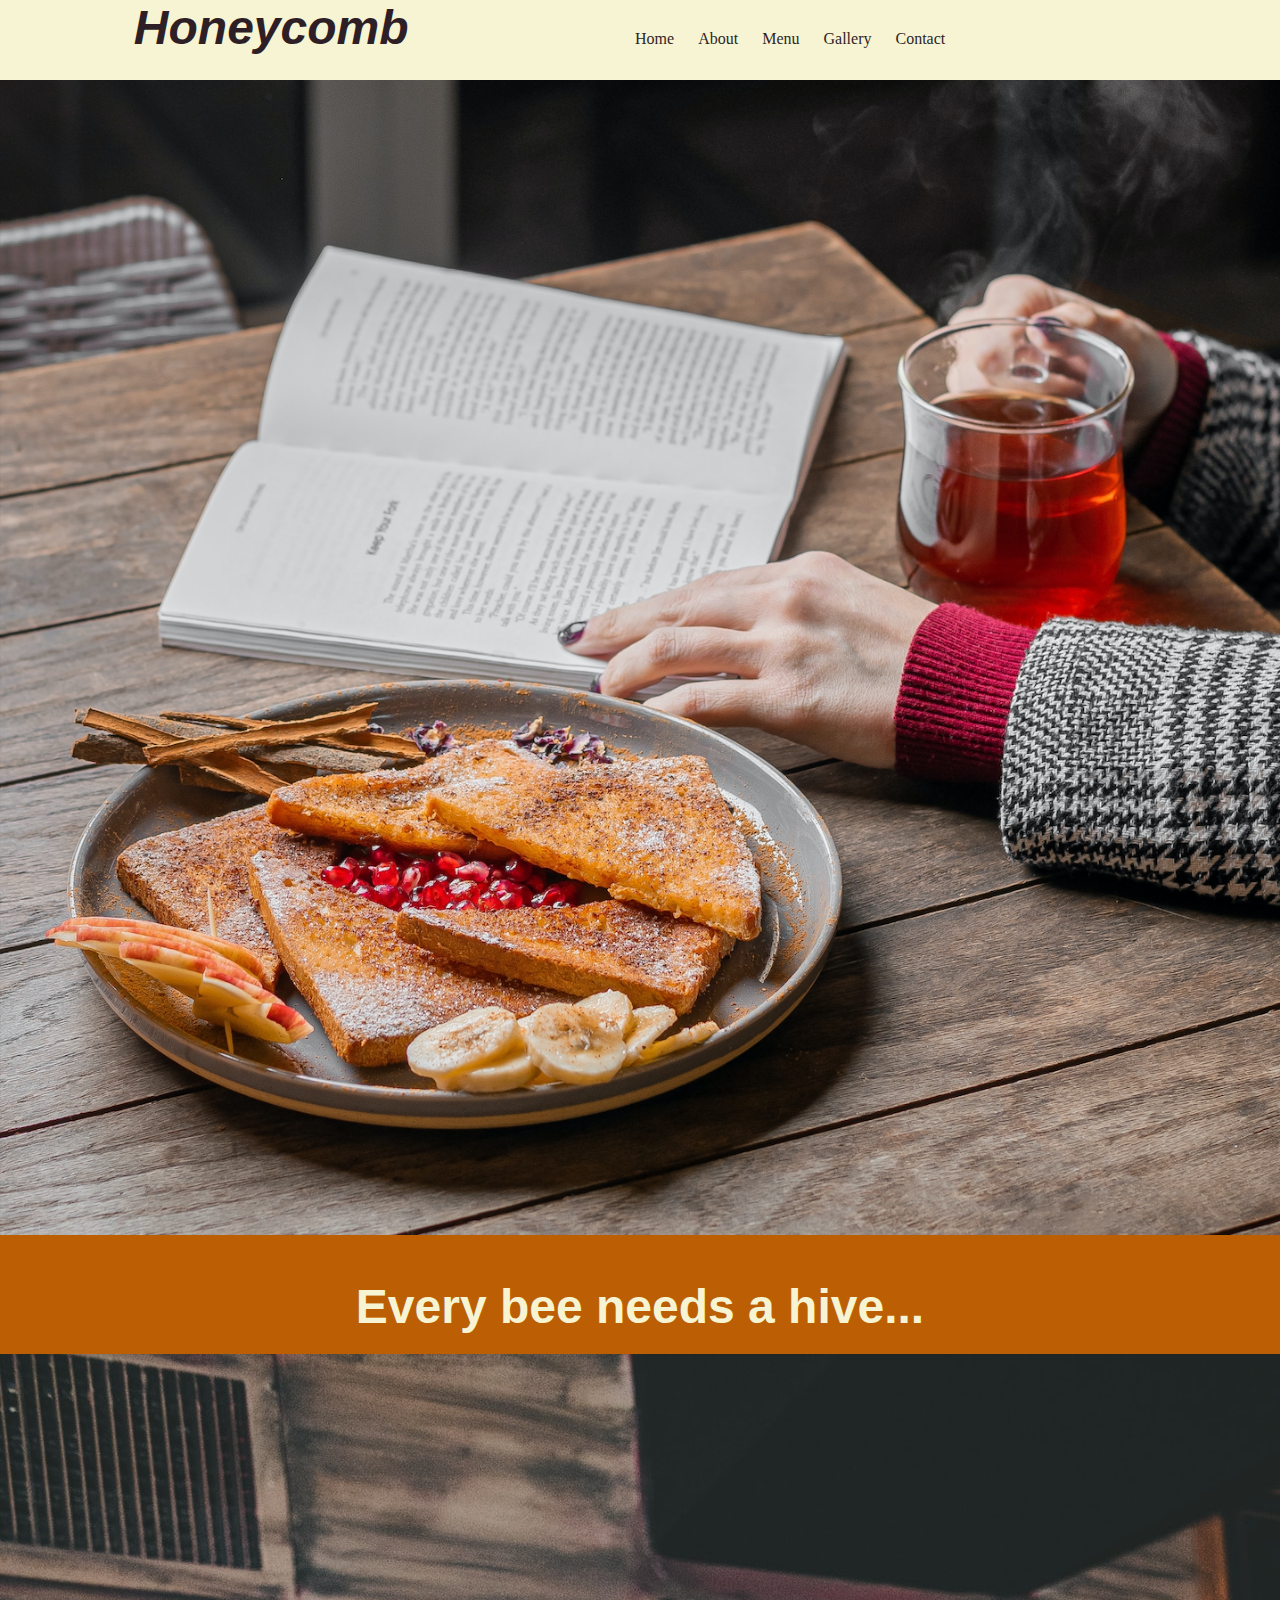
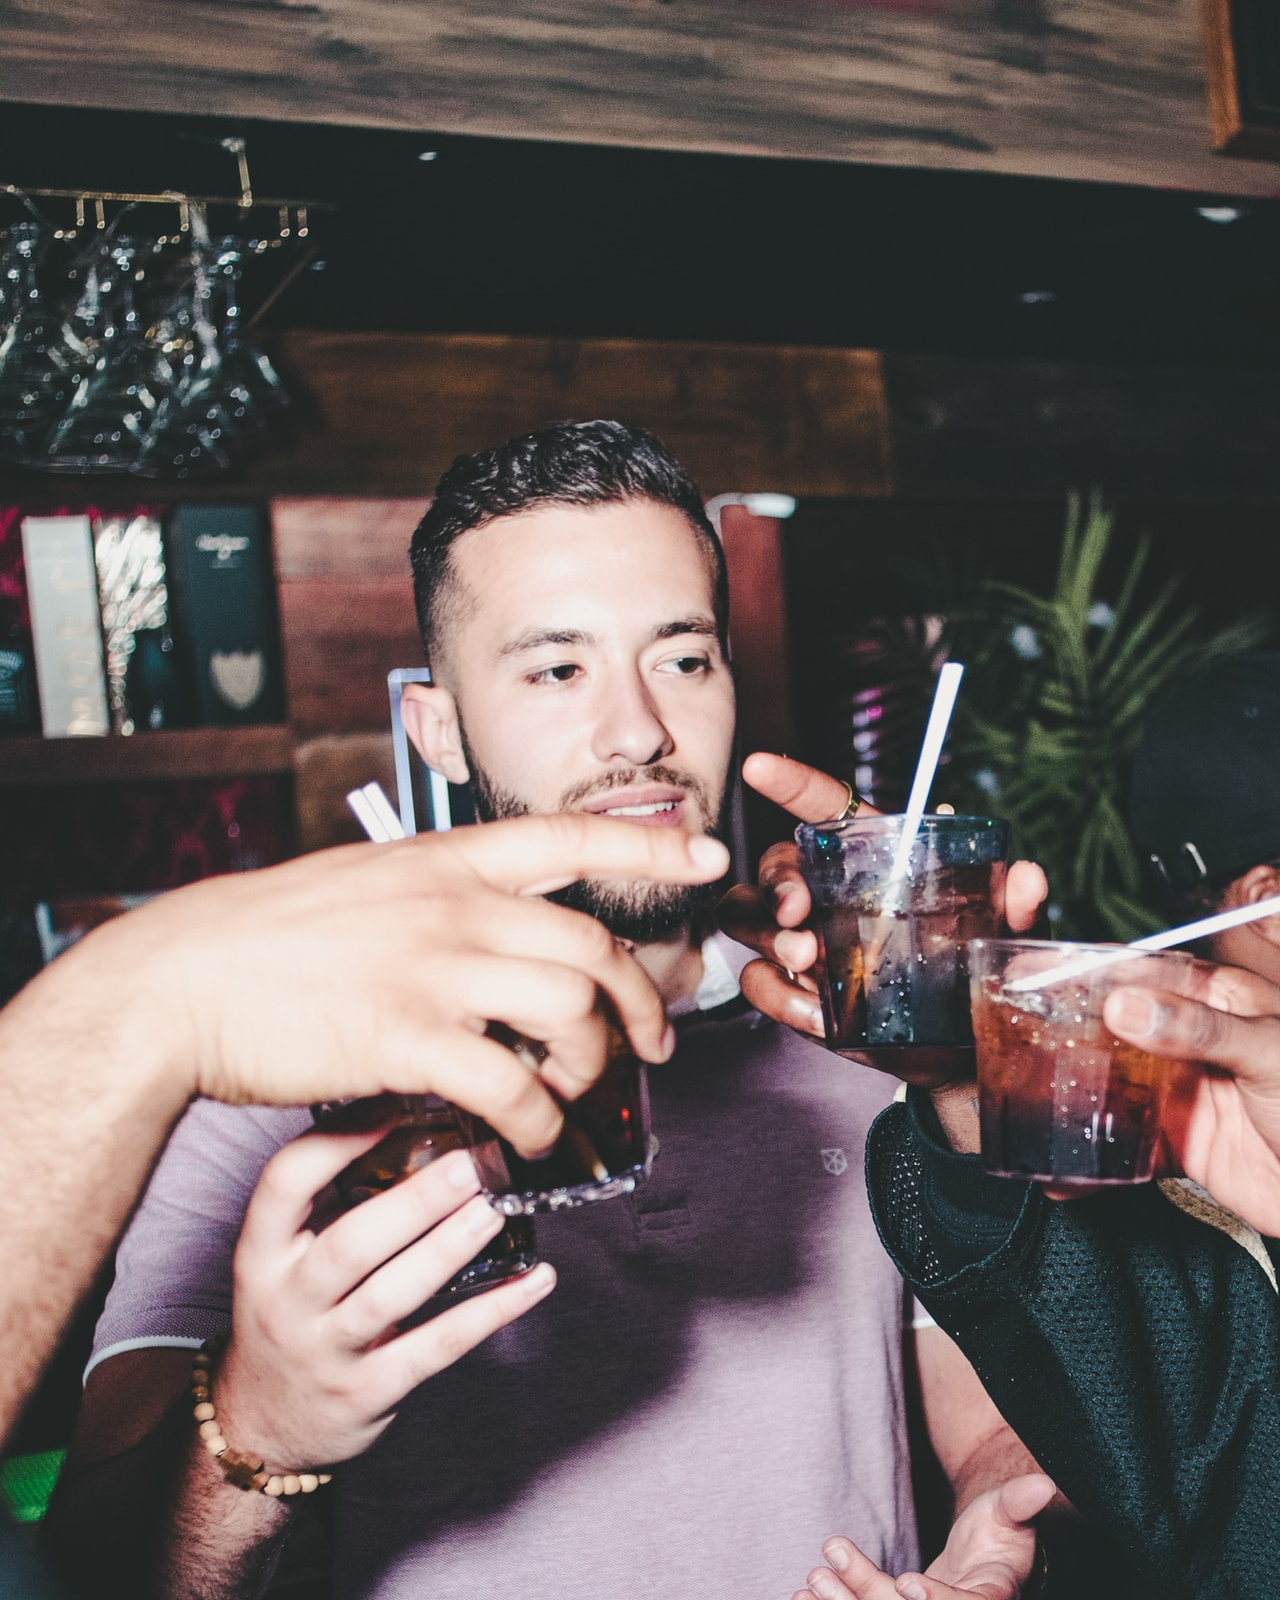
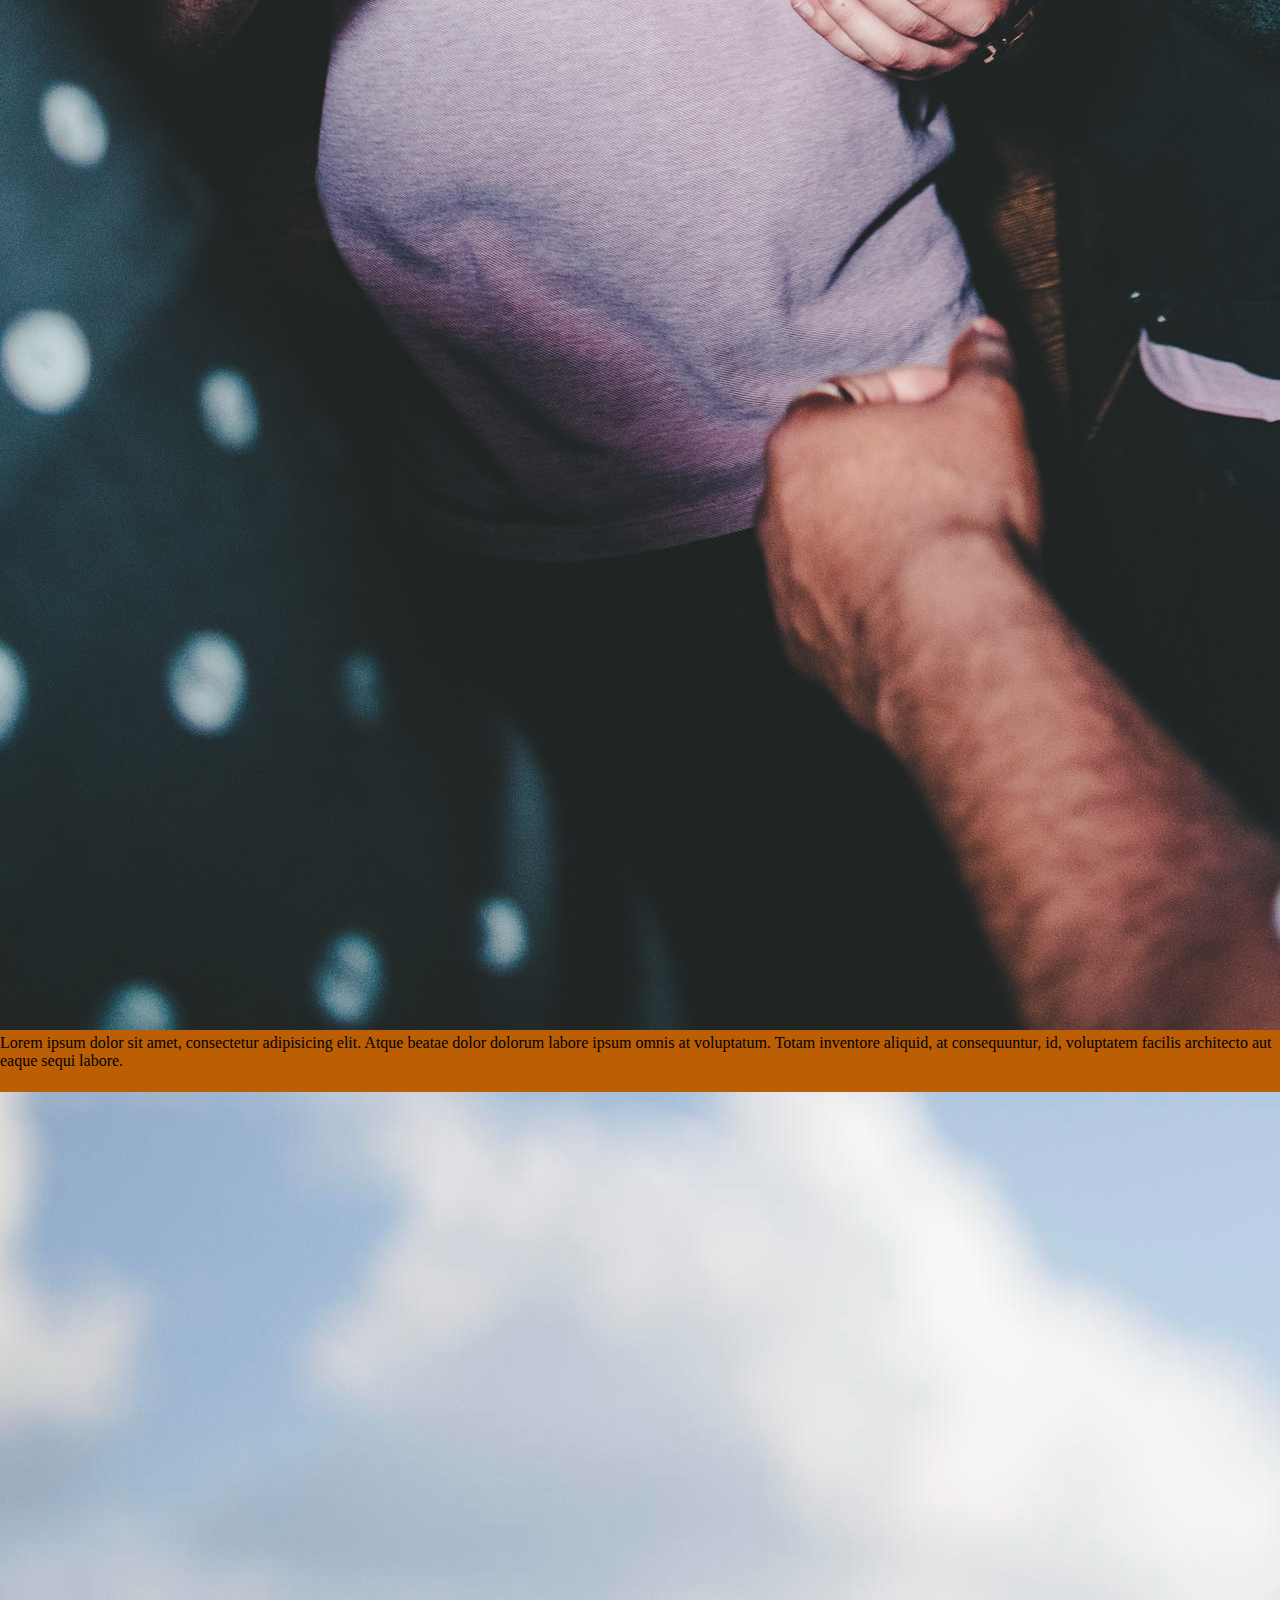
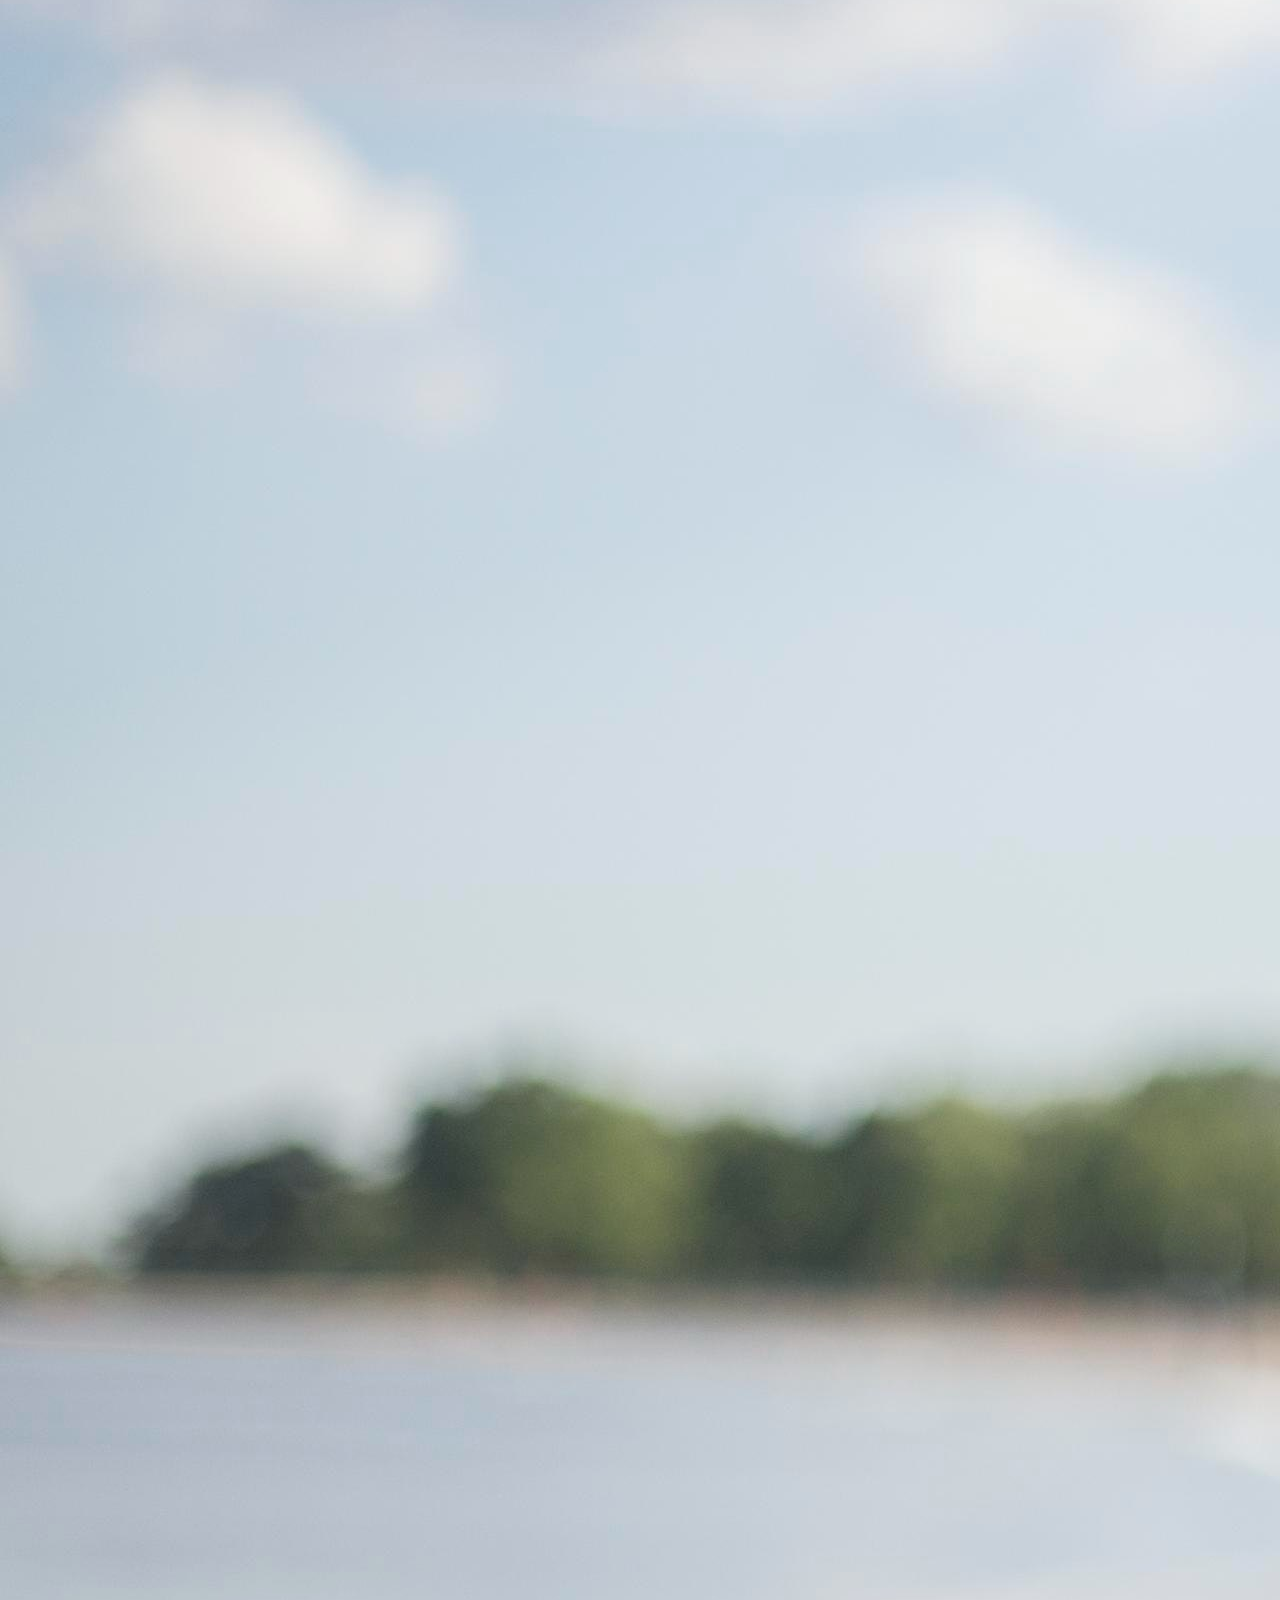
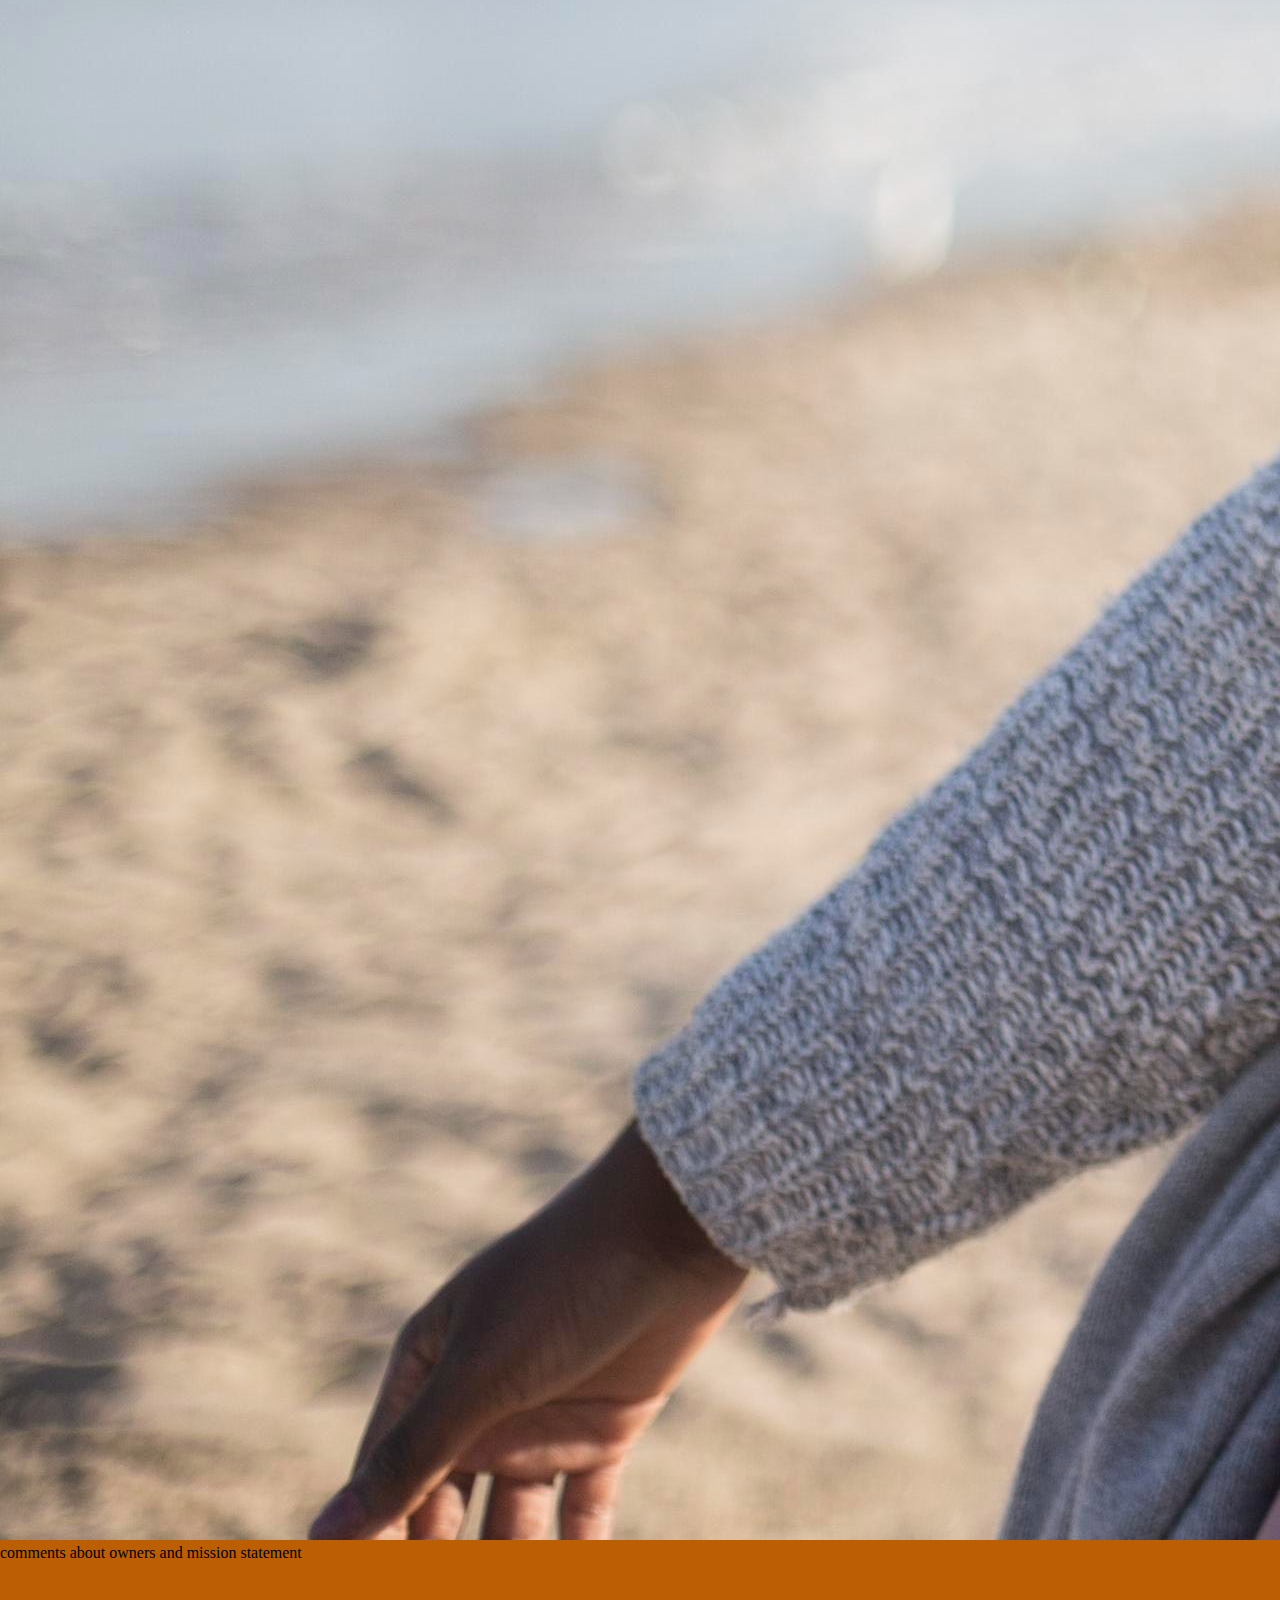
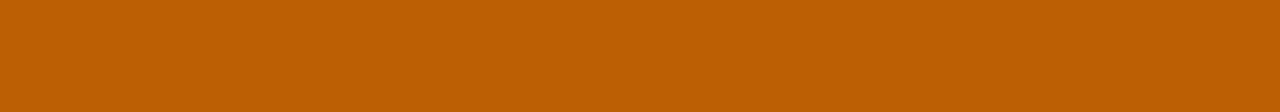
<file: about.html>
<!DOCTYPE html>
<html lang="en">

<head>
    <meta charset="UTF-8">
    <meta http-equiv="X-UA-Compatible" content="IE=edge">
    <meta name="viewport" content="width=device-width, initial-scale=1.0">
    <meta name="description"
        content="LGBT friendly coffeeshop and cocktail bar in the heart of South London offering fresh coffee, specialist cocktails and a vibrant atmosphere">
    <meta name="keywords" content="honeycomb, cafe, coffeeshop, cocktail bar, cocktail, coffee beans,
  South London, venue for hire, affordable">

    <title>About - Honeycomb</title>

    <link href="assets/css/style.css" rel="stylesheet" type="text/css" />

</head>

<body>
    <header>

        <nav class="navbar">
            <div class="mn-hdr">
              <a href="#">Honeycomb</a>
            </div>
            
            <ul class="nav-list" id="nav-ul">
              <li class="list-item">
                <a href="index.html">Home</a>
              </li>
              <li class="list-item">
                <a href="about.html">About</a>
              </li>
              <li class="list-item">
                <a href="menu.html">Menu</a>
              </li>
              <li class="list-item">
                <a href="gallery.html">Gallery</a>
              </li>
              <li class="list-item">
              <a href="contact.html">Contact</a>
              </li>
            </ul>
        
            <div class="toggle id="toggle-button">
              <div class="toggle-line"></div>
              <div class="toggle-line"></div>
              <div class="toggle-line"></div>
            </div>
          </nav>        

    </header>

    <main>

        <section>
            <img src="assets/images/a-img1.png" alt="French toast with fruits, a glass of tea and a book on table"
                width="100%">
        </section>

        <section>
            <h2> Every bee needs a hive... </h2>

            <!--Customer reviews-->

            <img src="assets/images/a-img2.jpg" alt="a group of men with cocktails at a bar">

            <p> Lorem ipsum dolor sit amet, consectetur adipisicing elit. Atque beatae dolor dolorum labore ipsum omnis
                at voluptatum. Totam inventore aliquid, at consequuntur, id, voluptatem facilis architecto aut eaque
                sequi labore.</p>


            <!--Meet the owners-->

            <h3>Meet the owners</h3>

            <img src="assets/images/a-img3.jpg" alt="two black women smiling for a picture at the beach">

            <p> comments about owners and mission statement</p>

        </section>

    </main>


    </div>


    <footer>

    </footer>
</body>
</file>
<file: assets/css/style.css>
* {
  box-sizing: border-box;
  padding: 0;
  margin: 0;
}

.navbar {
  background-color: #f6f4d2;
  color: #2e1f27;
  display: flex;
  justify-content: space-around;
  height: 80px;
  align-items: left;
}

.navbar .mn-hdr {
  font-size: 300%;
  margin-left: 2%;
  margin-left: 2%;
  font-family: 'Trebuchet MS', 'Lucida Sans Unicode', 'Lucida Grande', 'Lucida Sans', Arial, sans-serif;
  font-style: italic;
  font-weight: bolder;
}

.nav-list {
  list-style-type: none;
}

.nav-list .list-item {
  display: inline-block;
  padding: 30px 10px;
}

.navbar a {
  color: #2e1f27;
  text-decoration: none;
}

.navbar a:hover {
  color: #f19c79;
}

body {
  background-color: #bc5f04;
}

h2 {
  font-family: Arial, Helvetica, sans-serif;
  text-align: center;
  font-weight: bold;
  font-size: 300%;
  padding: 40px 0 20px 0;
  color: #f6f4d2;
}

#home-intro {
  text-align: center;
  padding: 10px 40px 30px 40px;
  border: 5px;
  font-family: verdana, helvetica, sans-serif;
  font-size: 150%;
  color: #f19c79;
  line-height: 1.5em;
}

/* home content styling*/

#home-cont {
  height: 750px;
  background-color: #f6f4d2;
}

#home-box-left {
  padding-top: 30px;
  margin-left: 1%;
  width: 40%;
  float: left;
}

#home-box-right {
  padding: 30px;
  margin-right: 1%;
  width: 50%;
  float: right;
}


h3 {
  font-family: 'Lucida Sans', 'Lucida Sans Regular', 'Lucida Grande', 'Lucida Sans Unicode', Geneva, Verdana, sans-serif;
  color: #bc5f04;
  text-transform: uppercase;
}

.left-heading {
  width: 80%;
  line-height: 30px;
  clear: none;
  margin-top: 30px;
  margin-bottom: 50px;
  margin-left: 50px;
  text-align: center;
  color: #2e1f27;
}

hr {
  border-top: 2px solid #f19c79;
  width: 100%;
  margin: 5px 0;
}

.right-heading {
  width: 80%;
  line-height: 30px;
  clear: none;
  margin-top: 30px;
  margin-bottom: 50px;
  margin-left: 50px;
  text-align: center;
  color: #2e1f27;
}

/* Footer */

footer {
  height: 150px;
}

#footer-container {
  display: flex;
}

#info {
  justify-content: flex-start;
}

.times #copy-22 {
  text-align: center;
}

.sns {
  text-align: center;
}

.sns li {
  display: inline;
}

.sns i {
  font-size: 160%;
  float: right;
  margin: 1%;
  padding: 1%;
  color: #f19c79;
}

/*About styling*/




/*Gallery styling*/

#photos {
  clear: both;
  line-height: 0;
  column-count: 3;
  column-gap: 0px;
}


/*Contact page*/
}
</file>
